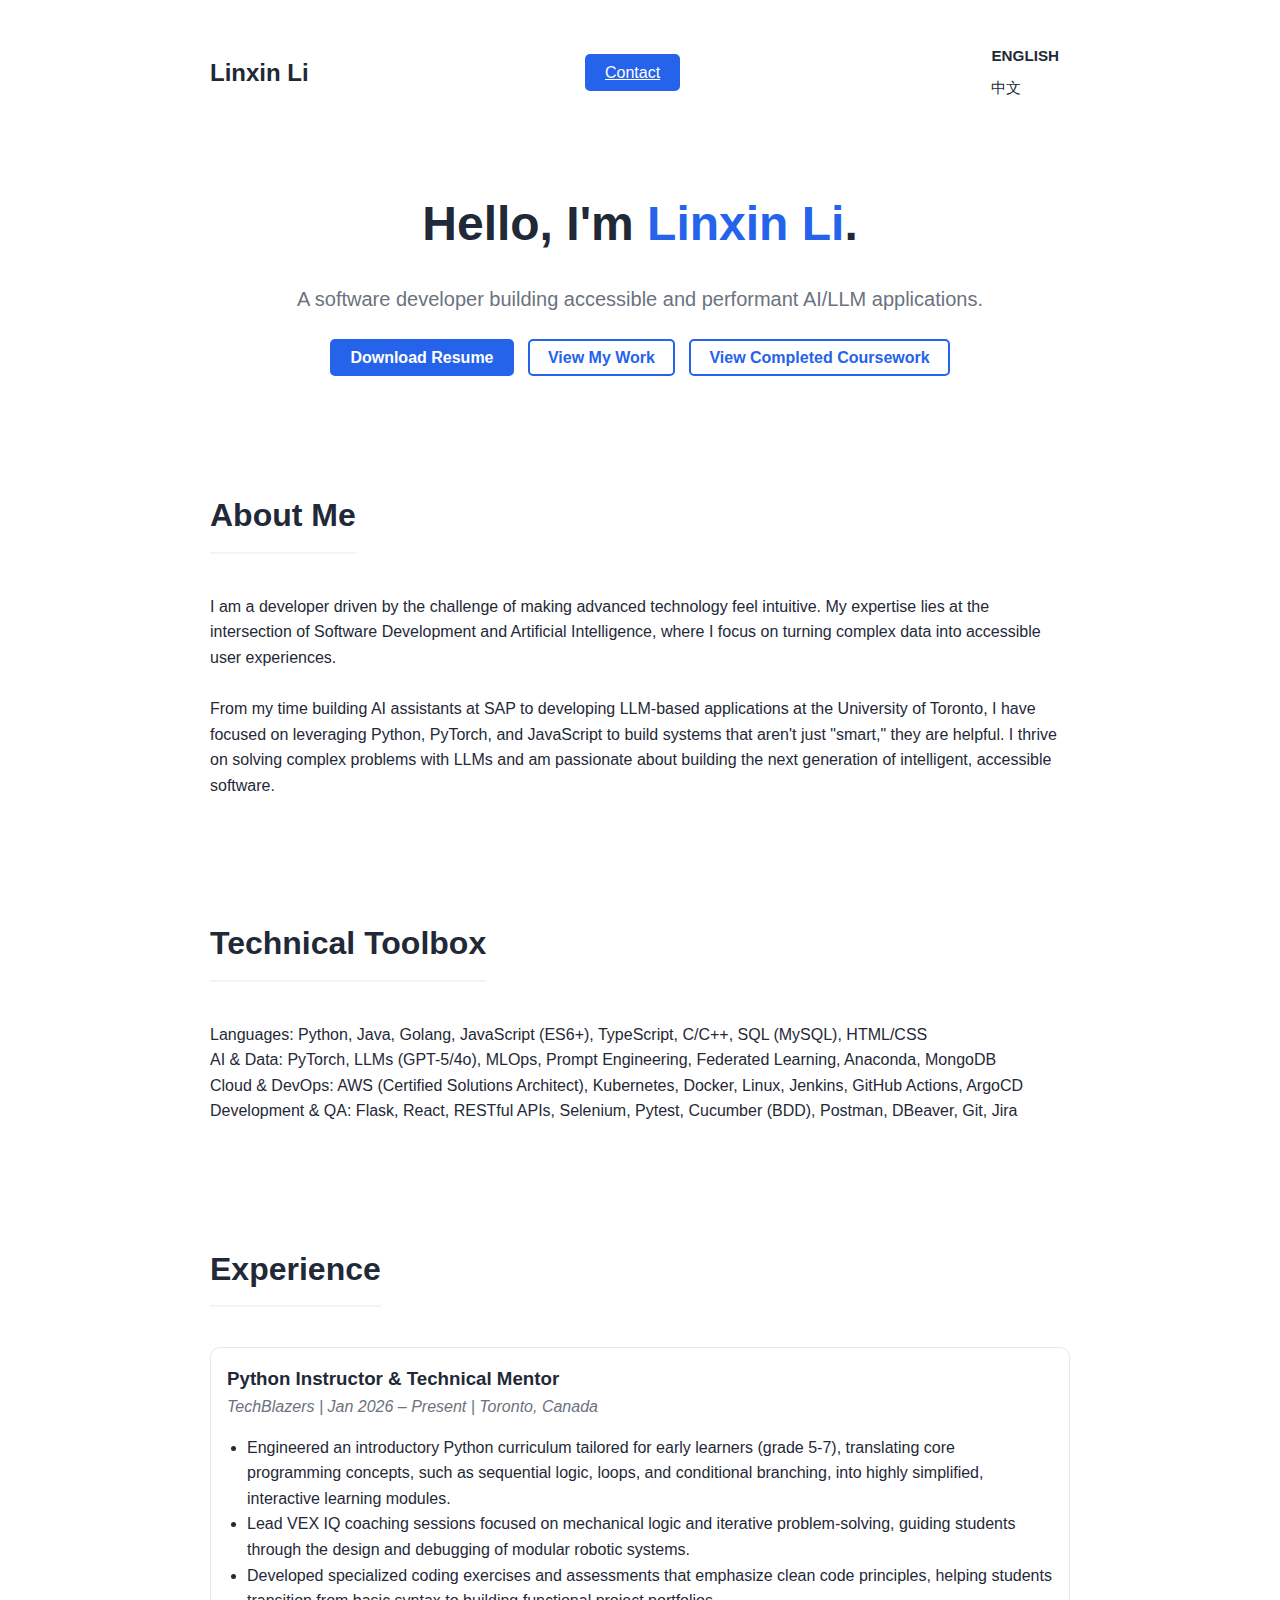
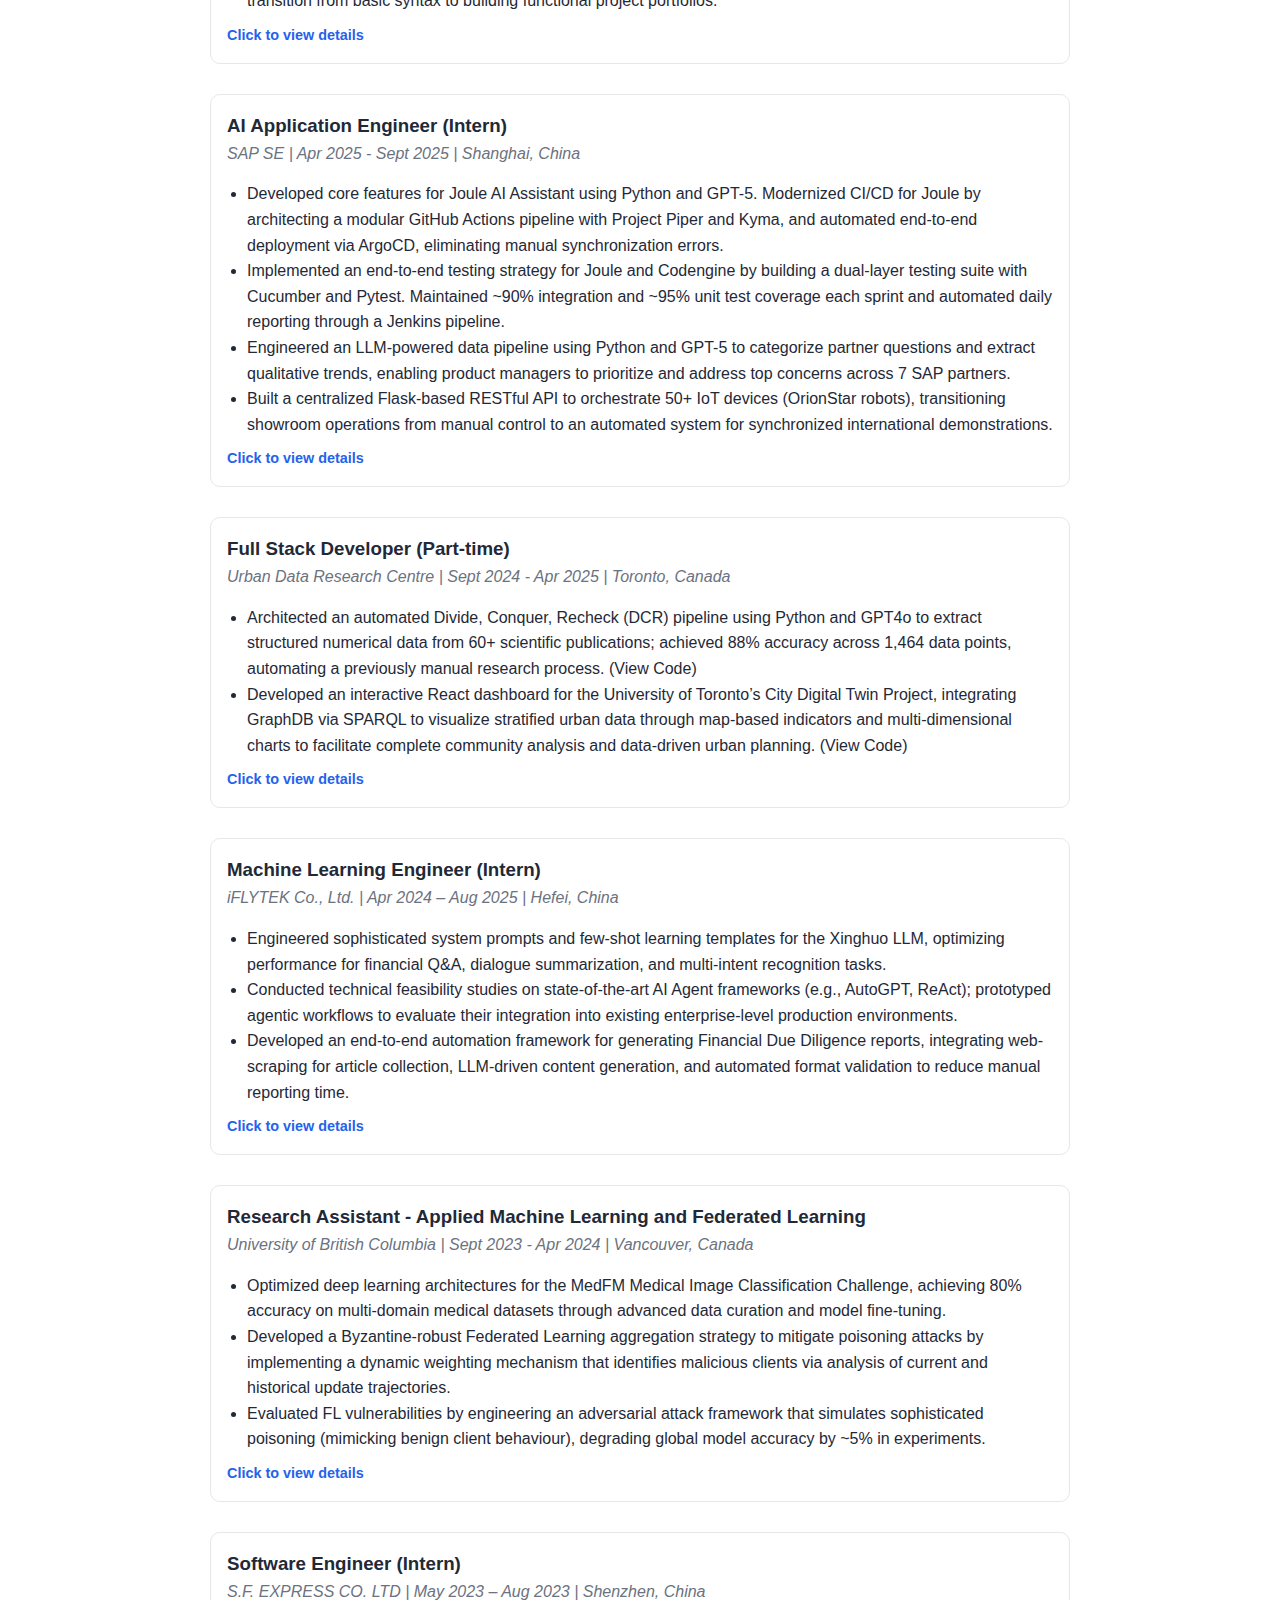
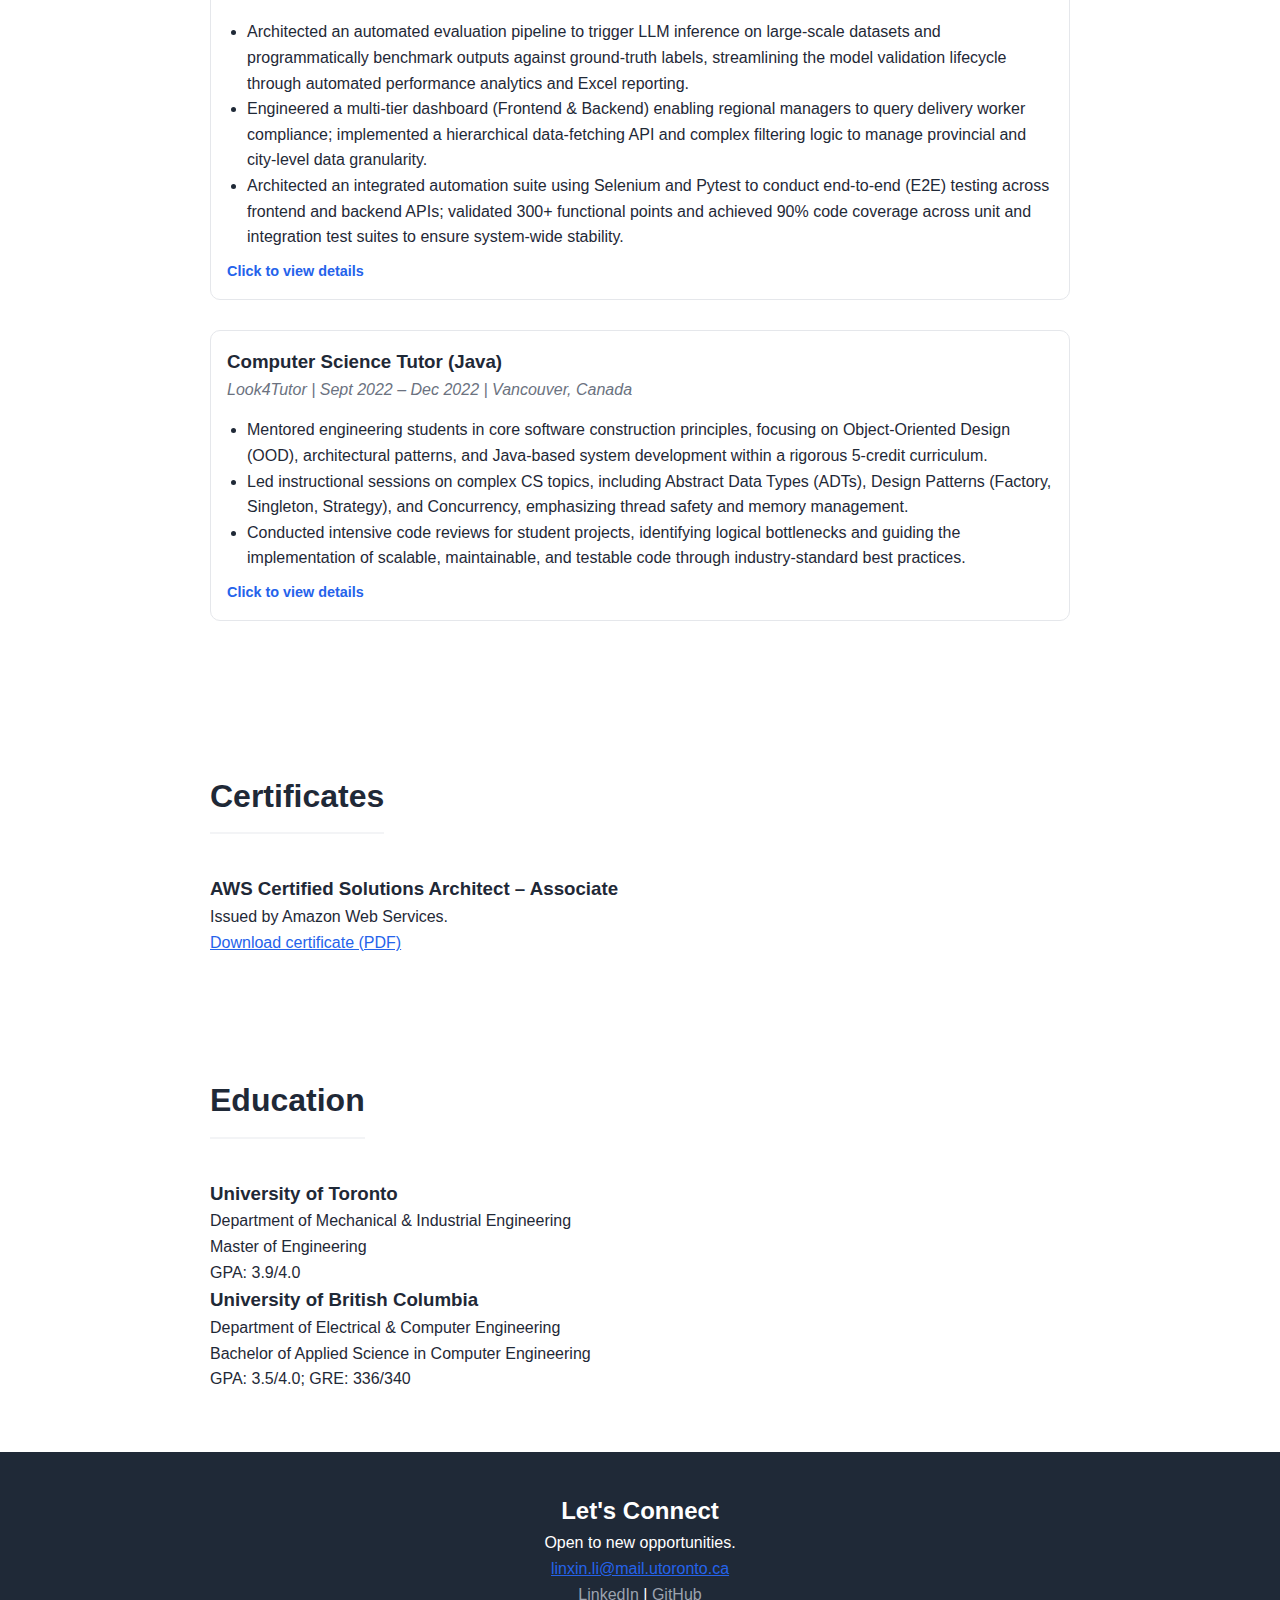
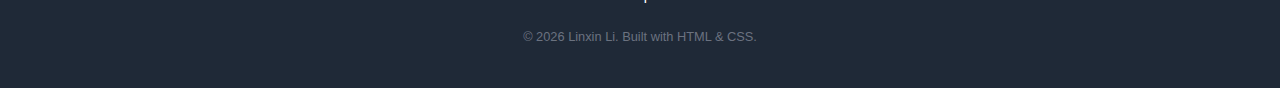
<file: index.html>
<!DOCTYPE html>
<html lang="en">
<head>
    <meta charset="UTF-8">
    <meta name="viewport" content="width=device-width, initial-scale=1.0">
    <title data-i18n="title">Linxin's Resume</title>
    <link rel="stylesheet" href="style.css">
    <style>
        /* small inline style for language toggle */
        .lang-toggle { background: transparent; border: 1px solid rgba(255,255,255,0.15); color: inherit; padding: 6px 10px; border-radius:6px; cursor:pointer; font-size:0.95rem; }
        .lang-toggle.active { font-weight:700; }
    </style>
    </head>
<body>

    <header>
        <div class="container">
            <nav>
                <div class="logo">Linxin Li</div>
                <ul class="nav-links">
                    <!-- <li><a href="#about">About</a></li> -->
                    <!-- <li><a href="#experience">Experience</a></li> -->
                    <!-- <li><a href="courses.html" data-i18n="nav.courses">Courses</a></li> -->
                    <!-- <li><a href="#projects">Projects</a></li> -->
                    <li><a href="#contact" class="btn-primary" data-i18n="nav.contact">Contact</a></li>
                </ul>
                <!-- Language toggle -->
                <div style="margin-left:12px;">
                    <button id="lang-en" class="lang-toggle" aria-label="English">ENGLISH</button>
                    <button id="lang-zh" class="lang-toggle" aria-label="中文">中文</button>
                </div>
            </nav>
            <div class="hero-content">
                <h1 data-i18n="hero.title">Hello, I'm <span class="highlight">Linxin Li</span>.</h1>
                <p class="tagline" data-i18n="hero.tagline">A Software Developer building accessible and performant AI/LLM applications.</p>
                <div class="cta-group">
                    <a id="resume-link" href="files/linxinLi_Resume_en.pdf" class="btn-primary" target="_blank" data-i18n="cta.resume" download="linxinLi_Resume_en.pdf">Download Resume</a>
                    <a href="https://github.com/HizanLi?tab=repositories" class="btn-secondary" target="_blank" rel="noopener noreferrer" data-i18n="cta.work">View My Work</a>
                    <a href="courses.html" class="btn-secondary" data-i18n="cta.course">View My Course</a>
                </div>
            </div>
        </div>
    </header>

    <section id="about">
        <div class="container">
            <h2 data-i18n="about.heading">About Me</h2>
            <p data-i18n="about.p1">I am a developer driven by the challenge of making advanced technology feel intuitive. My expertise lies at the intersection of Software Development and Artificial Intelligence, where I focus on turning complex data into accessible user experiences.</p>
            <br />
            <p data-i18n="about.p2">From my time building AI assistants at SAP to developing LLM-based applications at the University of Toronto, I have focused on leveraging Python, PyTorch, and JavaScript to build systems that aren't just "smart," they are helpful. I thrive on solving complex problems with LLMs and am passionate about building the next generation of intelligent, accessible software.</p>
        </div>
    </section>


    <section id="skills">
        <div class="container">
            <h2 data-i18n="skills.heading">Technical Toolbox</h2>
            <div class="skills-list">
                <div class="skill-row">
                    <span class="skill-label" data-i18n="skills.languages"><strong>Languages:</strong></span>
                    <span class="skill-values" data-i18n="skills.languages.values">Python, Java, Golang, JavaScript (ES6+), TypeScript, C/C++, SQL (MySQL), HTML/CSS</span>
                </div>
                
                <div class="skill-row">
                    <span class="skill-label" data-i18n="skills.ai"><strong>AI & Data:</strong></span>
                    <span class="skill-values" data-i18n="skills.ai.values">PyTorch, LLMs (GPT-5/4o), MLOps, Prompt Engineering, Federated Learning, Anaconda, MongoDB</span>
                </div>

                <div class="skill-row">
                    <span class="skill-label" data-i18n="skills.cloud"><strong>Cloud & DevOps:</strong></span>
                    <span class="skill-values" data-i18n="skills.cloud.values">AWS (Certified Solutions Architect), Kubernetes, Docker, Linux, Jenkins, GitHub Actions, ArgoCD</span>
                </div>

                <div class="skill-row">
                    <span class="skill-label" data-i18n="skills.dev"><strong>Development & QA:</strong></span>
                    <span class="skill-values" data-i18n="skills.dev.values">Flask, React, RESTful APIs, Selenium, Pytest, Cucumber (BDD), Postman, DBeaver, Git, Jira</span>
                </div>
            </div>
        </div>
    </section>

    <section id="experience">
        <div class="container">
            <h2 data-i18n="experience.heading">Experience</h2>
            <div id="experience-list">
                <!-- Experience entries will be injected here from outlines/experience_en.json or experience_zh.json -->
            </div>
        </div>
    </section>

    <div id="experience-modal" class="modal-overlay" aria-hidden="true">
        <div class="modal-card" role="dialog" aria-modal="true" aria-labelledby="modal-title">
            <button id="modal-close" class="modal-close" aria-label="Close">&times;</button>
            <h3 id="modal-title"></h3>
            <p id="modal-meta" class="modal-meta"></p>
            <p id="modal-detail" class="modal-detail"></p>
            <ul id="modal-bullets" class="modal-bullets"></ul>
        </div>
    </div>

    <section id="certificates">
        <div class="container">
            <h2 data-i18n="certs.heading">Certificates</h2>
            <div class="cert-card">
                <h3>AWS Certified Solutions Architect &ndash; Associate</h3>
                <p>Issued by Amazon Web Services.</p>
                <p>
                    <a href="certificate/aws/AWS_Certified_Solutions_Architect_Associate.pdf" target="_blank" download>
                        Download certificate (PDF)
                    </a>
                </p>
            </div>
        </div>
    </section>


    <section id="education">
        <div class="container">
            <h2 data-i18n="education.heading">Education</h2>
            <div id="education-list">
                <!-- Education entries will be injected here from outlines/education.json -->
            </div>
        </div>
    </section>

    <footer id="contact">
        <div class="container">
            <h2 data-i18n="contact.heading">Let's Connect</h2>
            <p data-i18n="contact.p">Open to new opportunities.</p>
            <p><a href="mailto:email@example.com">linxin.li@mail.utoronto.ca</a></p>
            <div class="socials">
                <a href="https://www.linkedin.com/in/linxin-li-53571a269/">LinkedIn</a> | <a href="https://github.com/HizanLi">GitHub</a>
            </div>
            <p class="copyright" data-i18n="footer.copy">&copy; 2026 Linxin Li. Built with HTML & CSS.</p>
        </div>
    </footer>

    <script>
        (function(){
            // Minimal i18n support: translations map and DOM replacement by data-i18n keys
            const i18n = {
                en: {
                    "title": "Linxin's Resume",
                    "nav.courses": "Courses Taken",
                    "nav.contact": "Contact",
                    "hero.title": "Hello, I'm <span class=\"highlight\">Linxin Li</span>.",
                    "hero.tagline": "A software developer building accessible and performant AI/LLM applications.",
                    "cta.resume": "Download Resume",
                    "cta.work": "View My Work",
                    "cta.course": "View Completed Coursework",
                    "about.heading": "About Me",
                    "about.p1": "I am a developer driven by the challenge of making advanced technology feel intuitive. My expertise lies at the intersection of Software Development and Artificial Intelligence, where I focus on turning complex data into accessible user experiences.",
                    "about.p2": "From my time building AI assistants at SAP to developing LLM-based applications at the University of Toronto, I have focused on leveraging Python, PyTorch, and JavaScript to build systems that aren't just \"smart,\" they are helpful. I thrive on solving complex problems with LLMs and am passionate about building the next generation of intelligent, accessible software.",
                    "skills.heading": "Technical Toolbox",
                    "skills.languages": "Languages:",
                    "skills.languages.values": "Python, Java, Golang, JavaScript (ES6+), TypeScript, C/C++, SQL (MySQL), HTML/CSS",
                    "skills.ai": "AI & Data:",
                    "skills.ai.values": "PyTorch, LLMs (GPT-5/4o), MLOps, Prompt Engineering, Federated Learning, Anaconda, MongoDB",
                    "skills.cloud": "Cloud & DevOps:",
                    "skills.cloud.values": "AWS (Certified Solutions Architect), Kubernetes, Docker, Linux, Jenkins, GitHub Actions, ArgoCD",
                    "skills.dev": "Development & QA:",
                    "skills.dev.values": "Flask, React, RESTful APIs, Selenium, Pytest, Cucumber (BDD), Postman, DBeaver, Git, Jira",
                    "experience.heading": "Experience",
                    "experience.clickHint": "Click to view details",
                    "certs.heading": "Certificates",
                    "education.heading": "Education",
                    "contact.heading": "Let's Connect",
                    "contact.p": "Open to new opportunities.",
                    "footer.copy": "© 2026 Linxin Li. Built with HTML & CSS.",
                    "modal.close": "Close"
                },
                zh: {
                    "title": "林昕 | 软件工程师作品集",
                    "nav.courses": "核心课程",
                    "nav.contact": "联系我",
                    "hero.title": "你好，我是 <span class=\"highlight\">Linxin Li</span>。",
                    "hero.tagline": "软件工程师，专注于构建高性能、易扩展且具备良好体验的 AI/LLM 应用。",
                    "cta.resume": "下载简历",
                    "cta.work": "项目作品",
                    "cta.course": "查看修读课程",
                    "about.heading": "关于我",
                    "about.p1": "我是一名开发者，致力于将前沿技术转化为直观、高效的产品体验。我深耕于软件工程与人工智能的交叉领域，擅长将复杂的数据逻辑转化为无缝的用户交互。",
                    "about.p2": "从在 SAP 研发 AI 助手，到在多伦多大学主导基于 LLM 的应用开发，我利用 Python、PyTorch 和 JavaScript 构建兼具智能化与实用性的系统。我热衷于利用大模型解决复杂问题，并致力于构建下一代智能软件。",
                    "skills.heading": "技术栈",
                    "skills.languages": "编程语言：",
                    "skills.languages.values": "Python, Java, Golang, JavaScript (ES6+), TypeScript, C/C++, SQL, HTML/CSS",
                    "skills.ai": "人工智能与数据：",
                    "skills.ai.values": "PyTorch, LLMs (GPT-5/4o), MLOps, Prompt Engineering, Federated Learning, MongoDB",
                    "skills.cloud": "云原生与运维：",
                    "skills.cloud.values": "AWS (认证解决方案架构师), Kubernetes, Docker, Linux, Jenkins, GitHub Actions, ArgoCD",
                    "skills.dev": "架构与工具：",
                    "skills.dev.values": "Flask, React, RESTful APIs, Selenium, Pytest, BDD (Cucumber), Postman, Git, Jira",
                    "experience.heading": "工作经历",
                    "experience.clickHint": "点击查看详情",
                    "certs.heading": "专业证书",
                    "education.heading": "教育背景",
                    "contact.heading": "建立联系",
                    "contact.p": "我目前对新的职业机遇持开放态度，无论是有趣的项目合作还是行业交流，都欢迎联系我。",
                    "footer.copy": "© 2026 Linxin Li. 基于 HTML & CSS 构建.",
                    "modal.close": "关闭"
                }
            };

            function openExperienceModal(job, lang){
                const modal = document.getElementById('experience-modal');
                const titleEl = document.getElementById('modal-title');
                const metaEl = document.getElementById('modal-meta');
                const detailEl = document.getElementById('modal-detail');
                const bulletsEl = document.getElementById('modal-bullets');
                const closeBtn = document.getElementById('modal-close');
                if(!modal || !titleEl || !metaEl || !detailEl || !bulletsEl || !closeBtn) return;

                const title = job[`title_${lang}`] || job.title_en || '';
                const company = job[`company_${lang}`] || job.company_en || '';
                const period = job[`period_${lang}`] || job.period_en || '';
                const location = job[`location_${lang}`] || job.location_en || '';
                const detail = job[`details_${lang}`] || job.details_en || '';
                const bullets = job[`bullets_${lang}`] || job.bullets_en || [];

                titleEl.innerText = title;
                metaEl.innerText = `${company} | ${period} | ${location}`;
                detailEl.innerText = detail;
                bulletsEl.innerHTML = '';
                bullets.forEach(b => {
                    const li = document.createElement('li');
                    li.innerHTML = b;
                    bulletsEl.appendChild(li);
                });

                closeBtn.setAttribute('aria-label', (i18n[lang] && i18n[lang]['modal.close']) || 'Close');
                modal.classList.add('show');
                modal.setAttribute('aria-hidden', 'false');
                document.body.classList.add('modal-open');
            }

            function closeExperienceModal(){
                const modal = document.getElementById('experience-modal');
                if(!modal) return;
                modal.classList.remove('show');
                modal.setAttribute('aria-hidden', 'true');
                document.body.classList.remove('modal-open');
            }

            function renderExperience(entries, lang){
                const container = document.getElementById('experience-list');
                if(!container) return;
                container.innerHTML = '';
                entries.forEach(job => {
                    const card = document.createElement('div');
                    card.className = 'job-card';

                    const title = job[`title_${lang}`] || job.title_en || '';
                    const company = job[`company_${lang}`] || job.company_en || '';
                    const period = job[`period_${lang}`] || job.period_en || '';
                    const location = job[`location_${lang}`] || job.location_en || '';

                    const h3 = document.createElement('h3');
                    h3.innerText = title;
                    const meta = document.createElement('span');
                    meta.className = 'company';
                    meta.innerText = `${company} | ${period} | ${location}`;

                    const ul = document.createElement('ul');
                    const bullets = job[`bullets_${lang}`] || job.bullets_en || [];
                    bullets.forEach(b => {
                        const li = document.createElement('li');
                        li.innerHTML = b; // allow HTML in bullets
                        ul.appendChild(li);
                    });

                    const hint = document.createElement('p');
                    hint.className = 'click-hint';
                    hint.innerText = (i18n[lang] && i18n[lang]['experience.clickHint']) || 'Click to view details';

                    card.tabIndex = 0;
                    card.setAttribute('role', 'button');
                    card.setAttribute('aria-label', `${title}. ${hint.innerText}`);
                    card.addEventListener('click', () => openExperienceModal(job, lang));
                    card.addEventListener('keydown', (e) => {
                        if(e.key === 'Enter' || e.key === ' '){
                            e.preventDefault();
                            openExperienceModal(job, lang);
                        }
                    });

                    card.appendChild(h3);
                    card.appendChild(meta);
                    card.appendChild(ul);
                    card.appendChild(hint);
                    container.appendChild(card);
                });
            }

            async function loadExperience(lang){
                const path = `files/experience.json`;
                try{
                    const res = await fetch(path);
                    if(!res.ok) throw new Error('fetch failed');
                    const data = await res.json();
                    renderExperience(data, lang);
                }catch(e){
                    console.error('Could not load experience', e);
                    const container = document.getElementById('experience-list');
                    if(container) container.innerHTML = '<p>Unable to load experience.</p>';
                }
            }

            function renderEducation(entries, lang){
                const container = document.getElementById('education-list');
                if(!container) return;
                container.innerHTML = '';
                entries.forEach(item => {
                    const el = document.createElement('div');
                    el.className = 'edu-item';
                    const name = item[`name_${lang}`] || item.name_en || '';
                    const dept = item[`department_${lang}`] || item.department_en || '';
                    const major = item[`major_${lang}`] || item.major_en || '';
                    const gpa = item[`gpa_${lang}`] || item.gpa_en || '';
                    const h3 = document.createElement('h3');
                    h3.innerText = name;
                    const pDept = document.createElement('p');
                    pDept.innerText = dept;
                    const pMajor = document.createElement('p');
                    pMajor.innerText = major;
                    const pGpa = document.createElement('p');
                    pGpa.innerText = gpa;
                    el.appendChild(h3);
                    if(dept) el.appendChild(pDept);
                    if(major) el.appendChild(pMajor);
                    if(gpa) el.appendChild(pGpa);
                    container.appendChild(el);
                });
            }

            async function loadEducation(lang){
                const path = `files/education.json`;
                try{
                    const res = await fetch(path);
                    if(!res.ok) throw new Error('fetch failed');
                    const data = await res.json();
                    renderEducation(data, lang);
                }catch(e){
                    console.error('Could not load education', e);
                    const container = document.getElementById('education-list');
                    if(container) container.innerHTML = '<p>Unable to load education.</p>';
                }
            }

            function applyTranslations(lang){
                const map = i18n[lang] || {};
                document.documentElement.lang = (lang === 'zh') ? 'zh' : 'en';
                document.querySelectorAll('[data-i18n]').forEach(el => {
                    const key = el.getAttribute('data-i18n');
                    const value = map[key];
                    if(typeof value !== 'undefined'){
                        // use innerHTML to allow <span> in strings
                        el.innerHTML = value;
                    }
                });
                // update active button style
                document.getElementById('lang-en').classList.toggle('active', lang === 'en');
                document.getElementById('lang-zh').classList.toggle('active', lang === 'zh');
                localStorage.setItem('site-lang', lang);
                // load experience and education JSON for this language
                const codeLang = lang === 'zh' ? 'zh' : 'en';
                // update resume link to language-specific PDF
                const resumeLink = document.getElementById('resume-link');
                if(resumeLink){
                    const fileName = `linxinLi_Resume_${codeLang}.pdf`;
                    resumeLink.href = `files/${fileName}`;
                    resumeLink.setAttribute('download', fileName);
                }
                loadExperience(codeLang);
                loadEducation(codeLang);
            }

            // wire up buttons
            document.addEventListener('DOMContentLoaded', function(){
                const stored = localStorage.getItem('site-lang');
                const prefer = stored || (navigator.language && navigator.language.startsWith('zh') ? 'zh' : 'en');
                document.getElementById('lang-en').addEventListener('click', ()=> applyTranslations('en'));
                document.getElementById('lang-zh').addEventListener('click', ()=> applyTranslations('zh'));

                const modal = document.getElementById('experience-modal');
                const closeBtn = document.getElementById('modal-close');
                if(closeBtn) closeBtn.addEventListener('click', closeExperienceModal);
                if(modal){
                    modal.addEventListener('click', (e) => {
                        if(e.target === modal) closeExperienceModal();
                    });
                }
                document.addEventListener('keydown', (e) => {
                    if(e.key === 'Escape') closeExperienceModal();
                });

                applyTranslations(prefer);
            });
        })();
    </script>
</body>
</html>
</file>
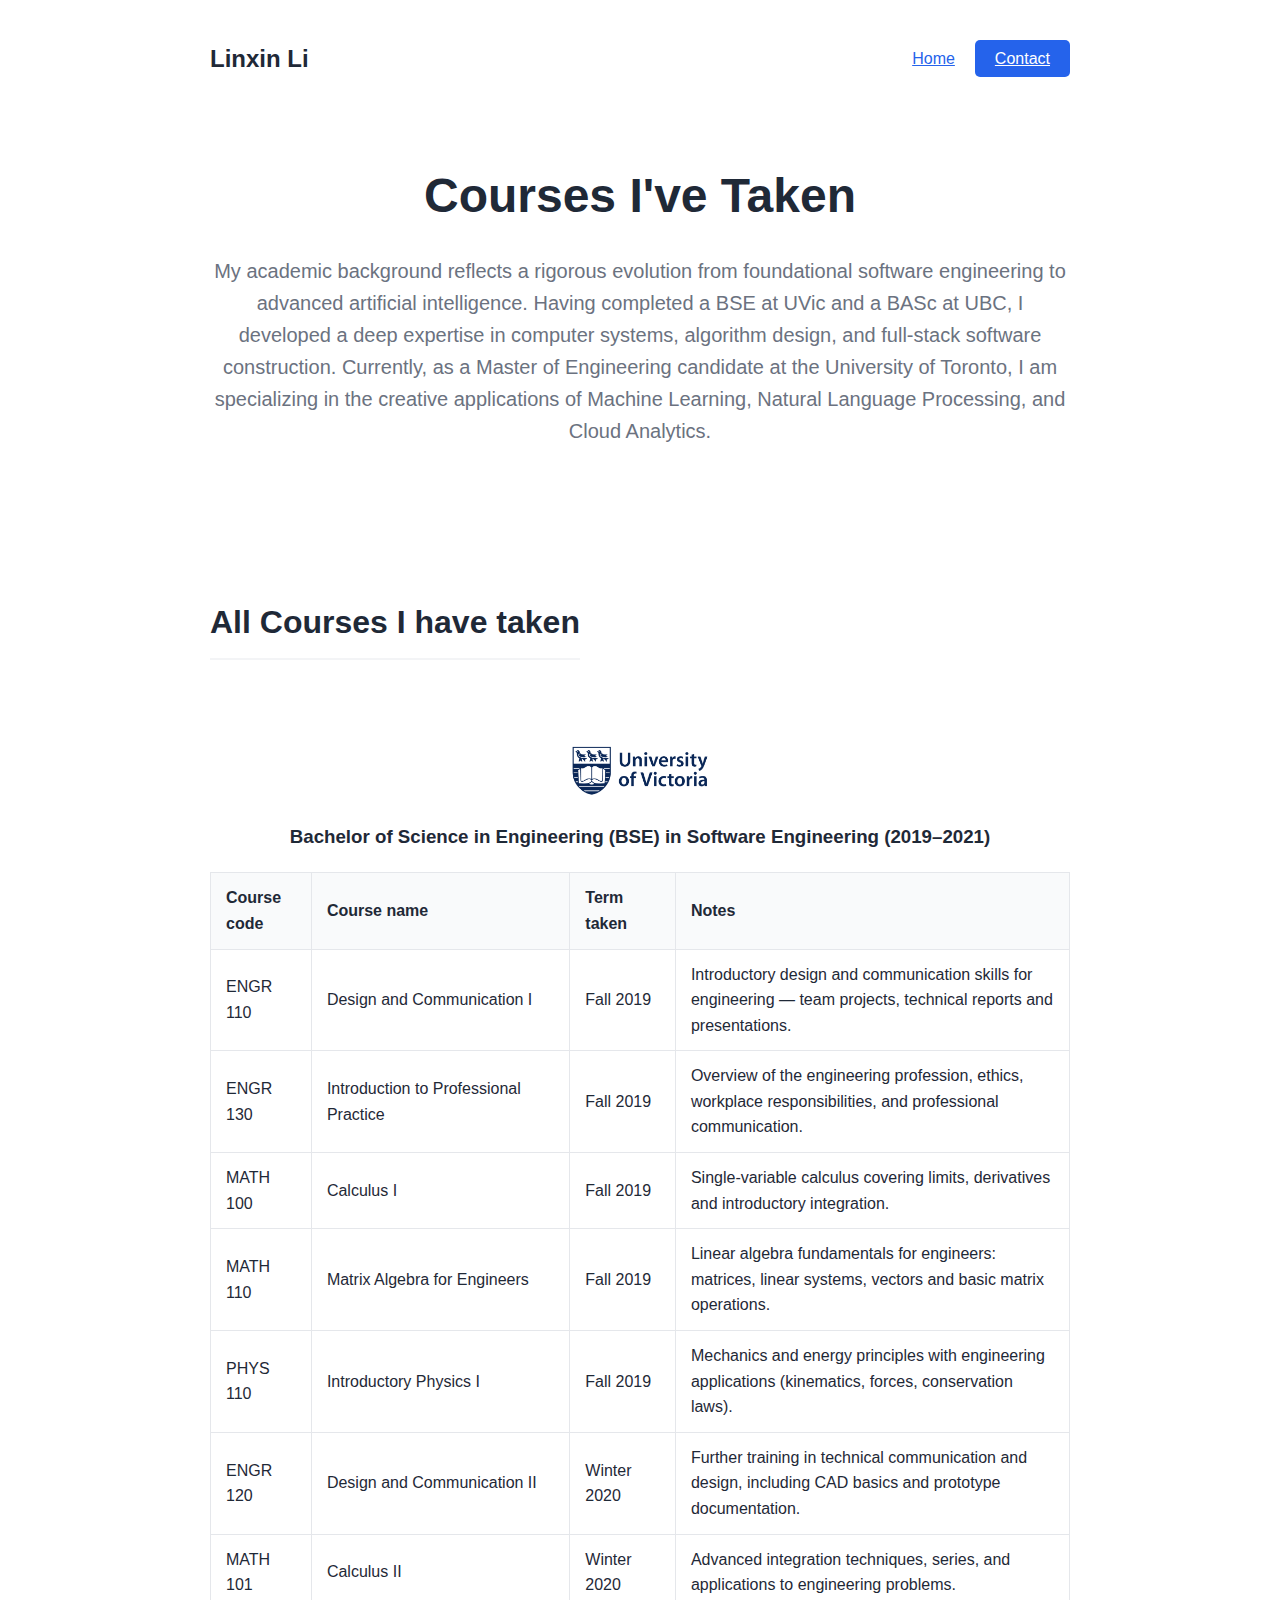
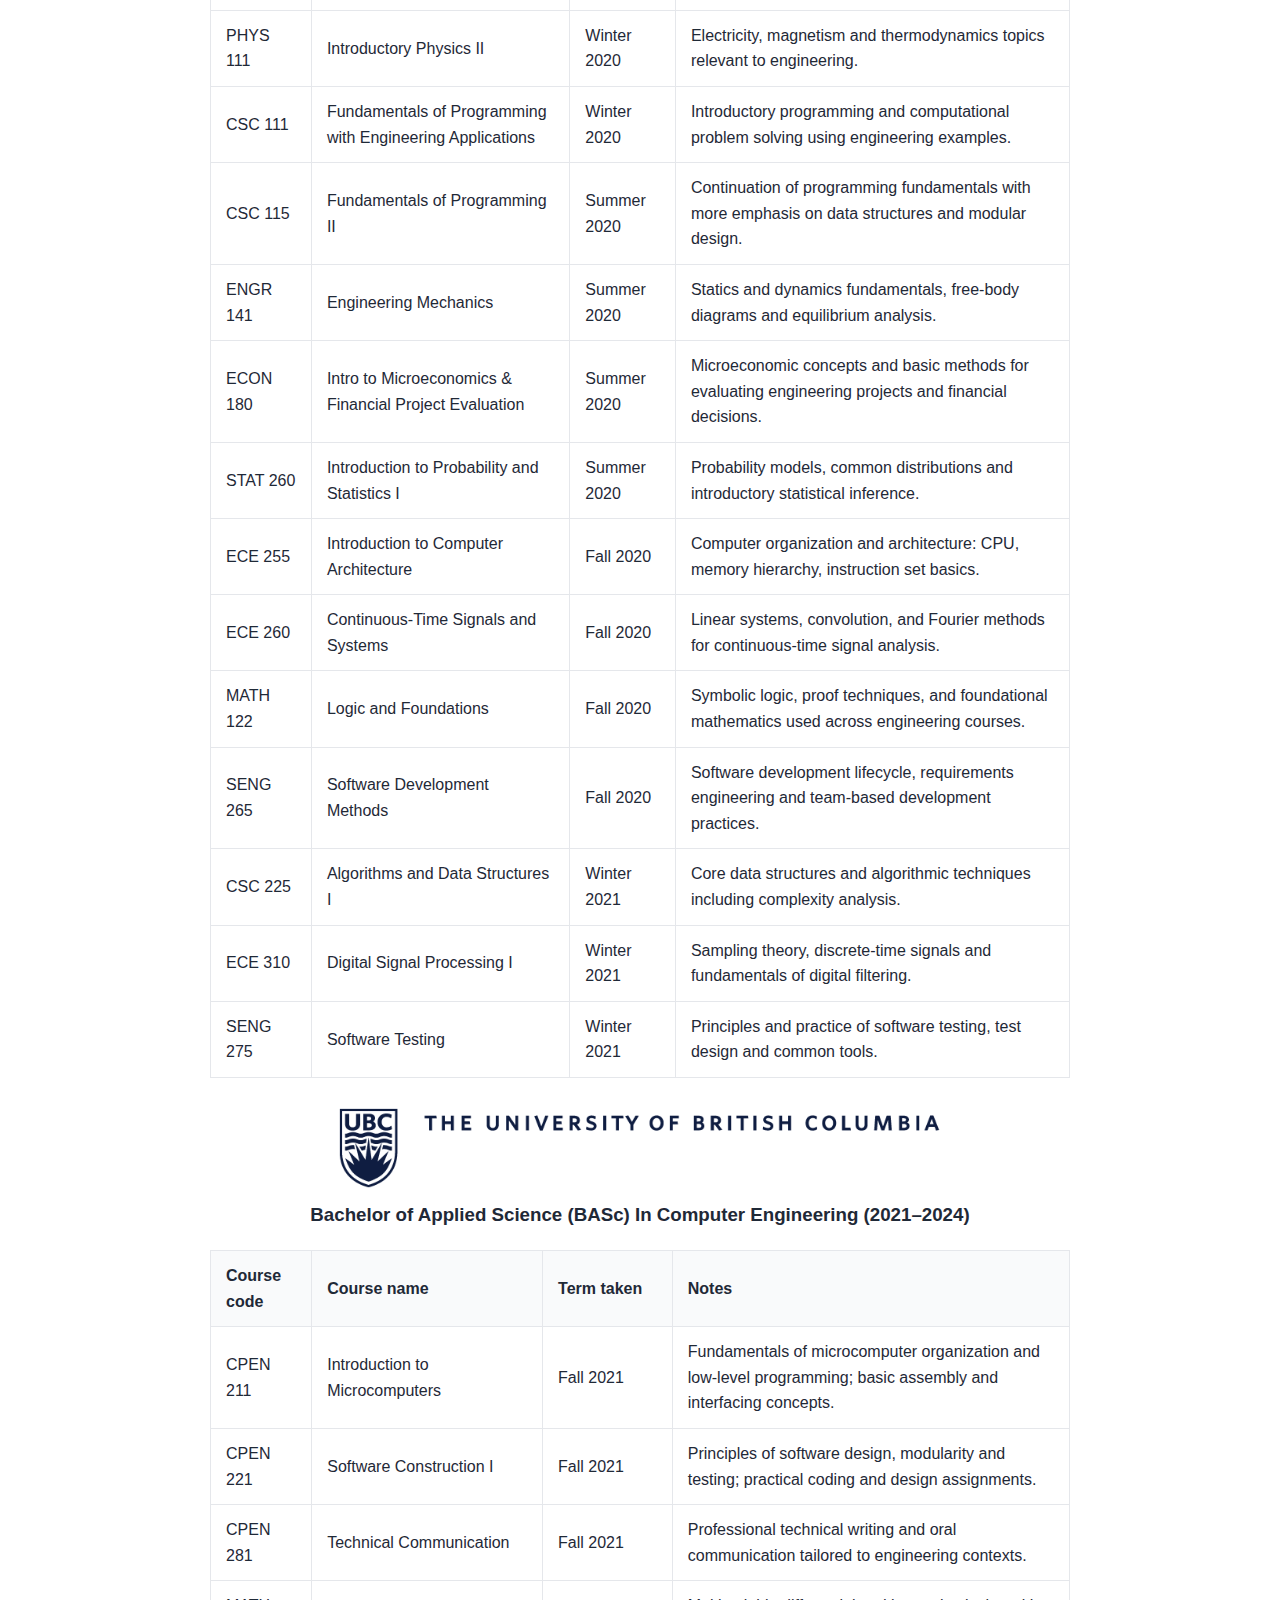
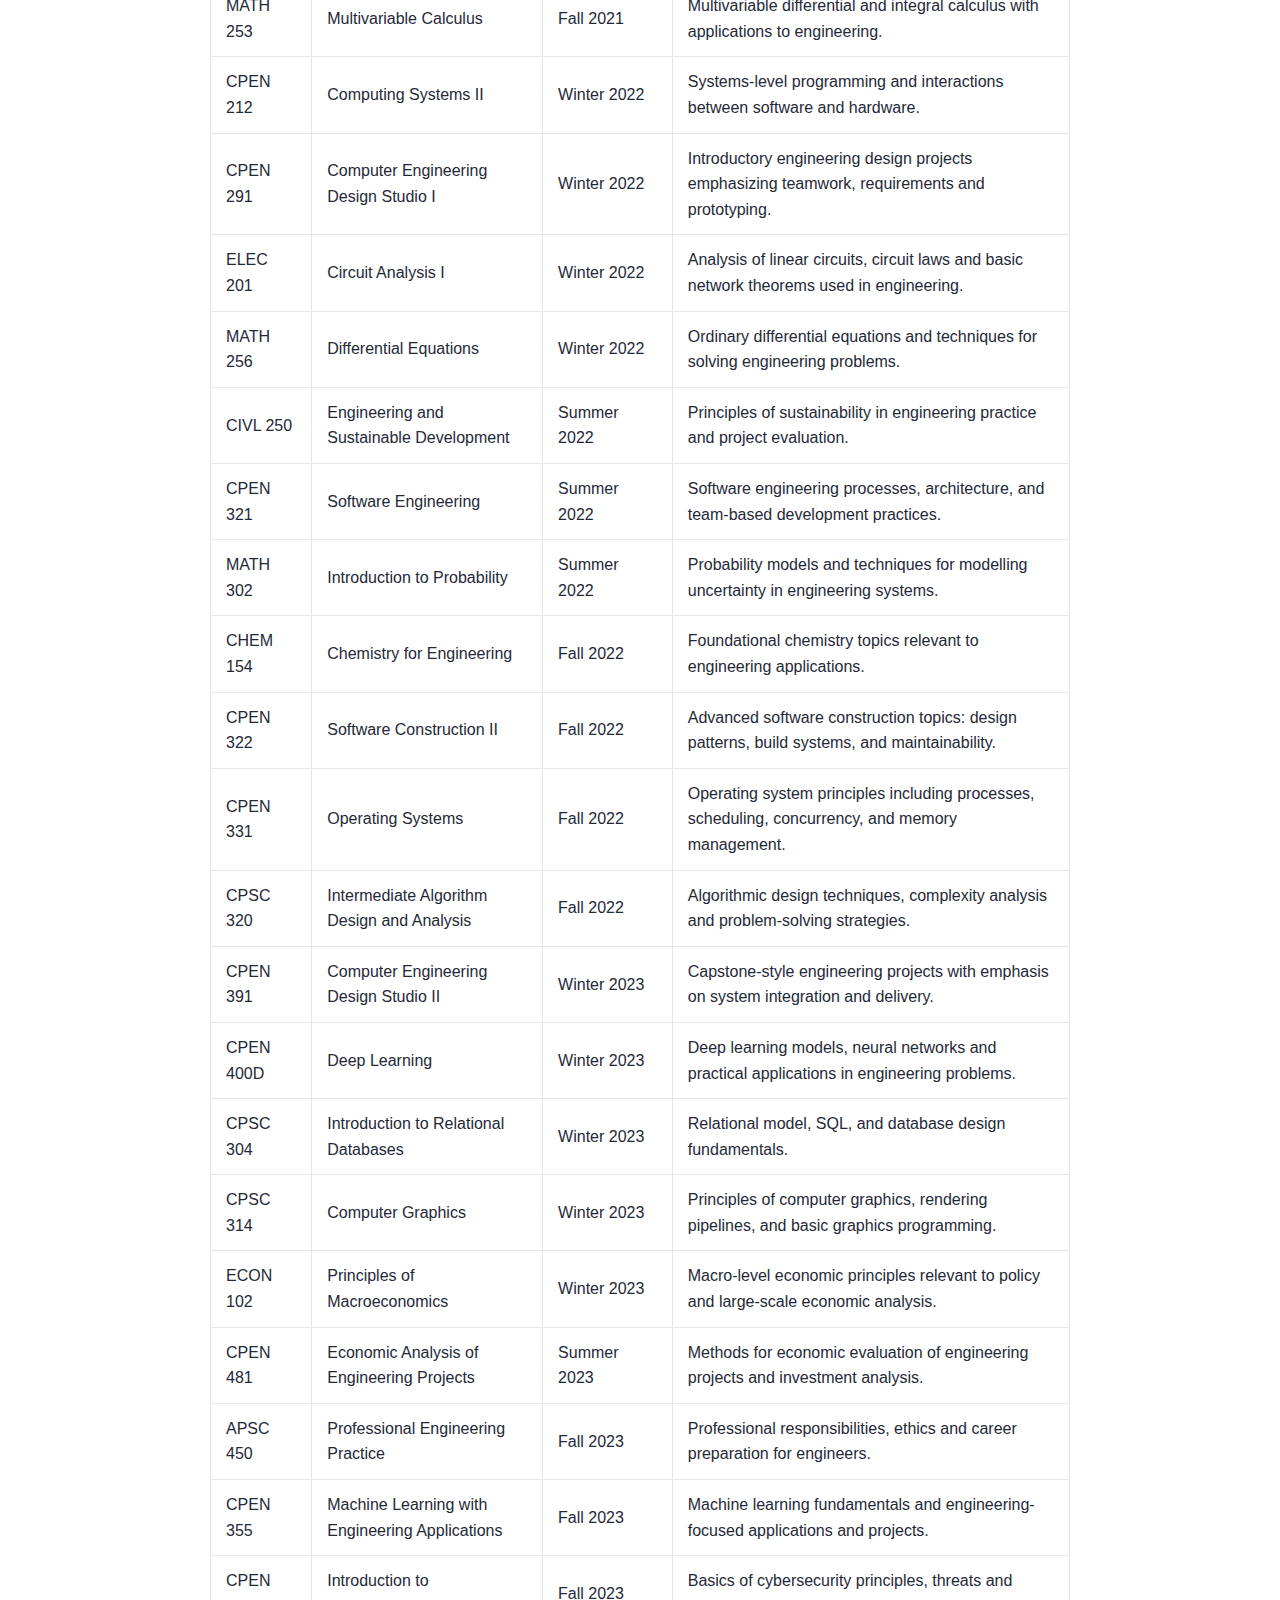
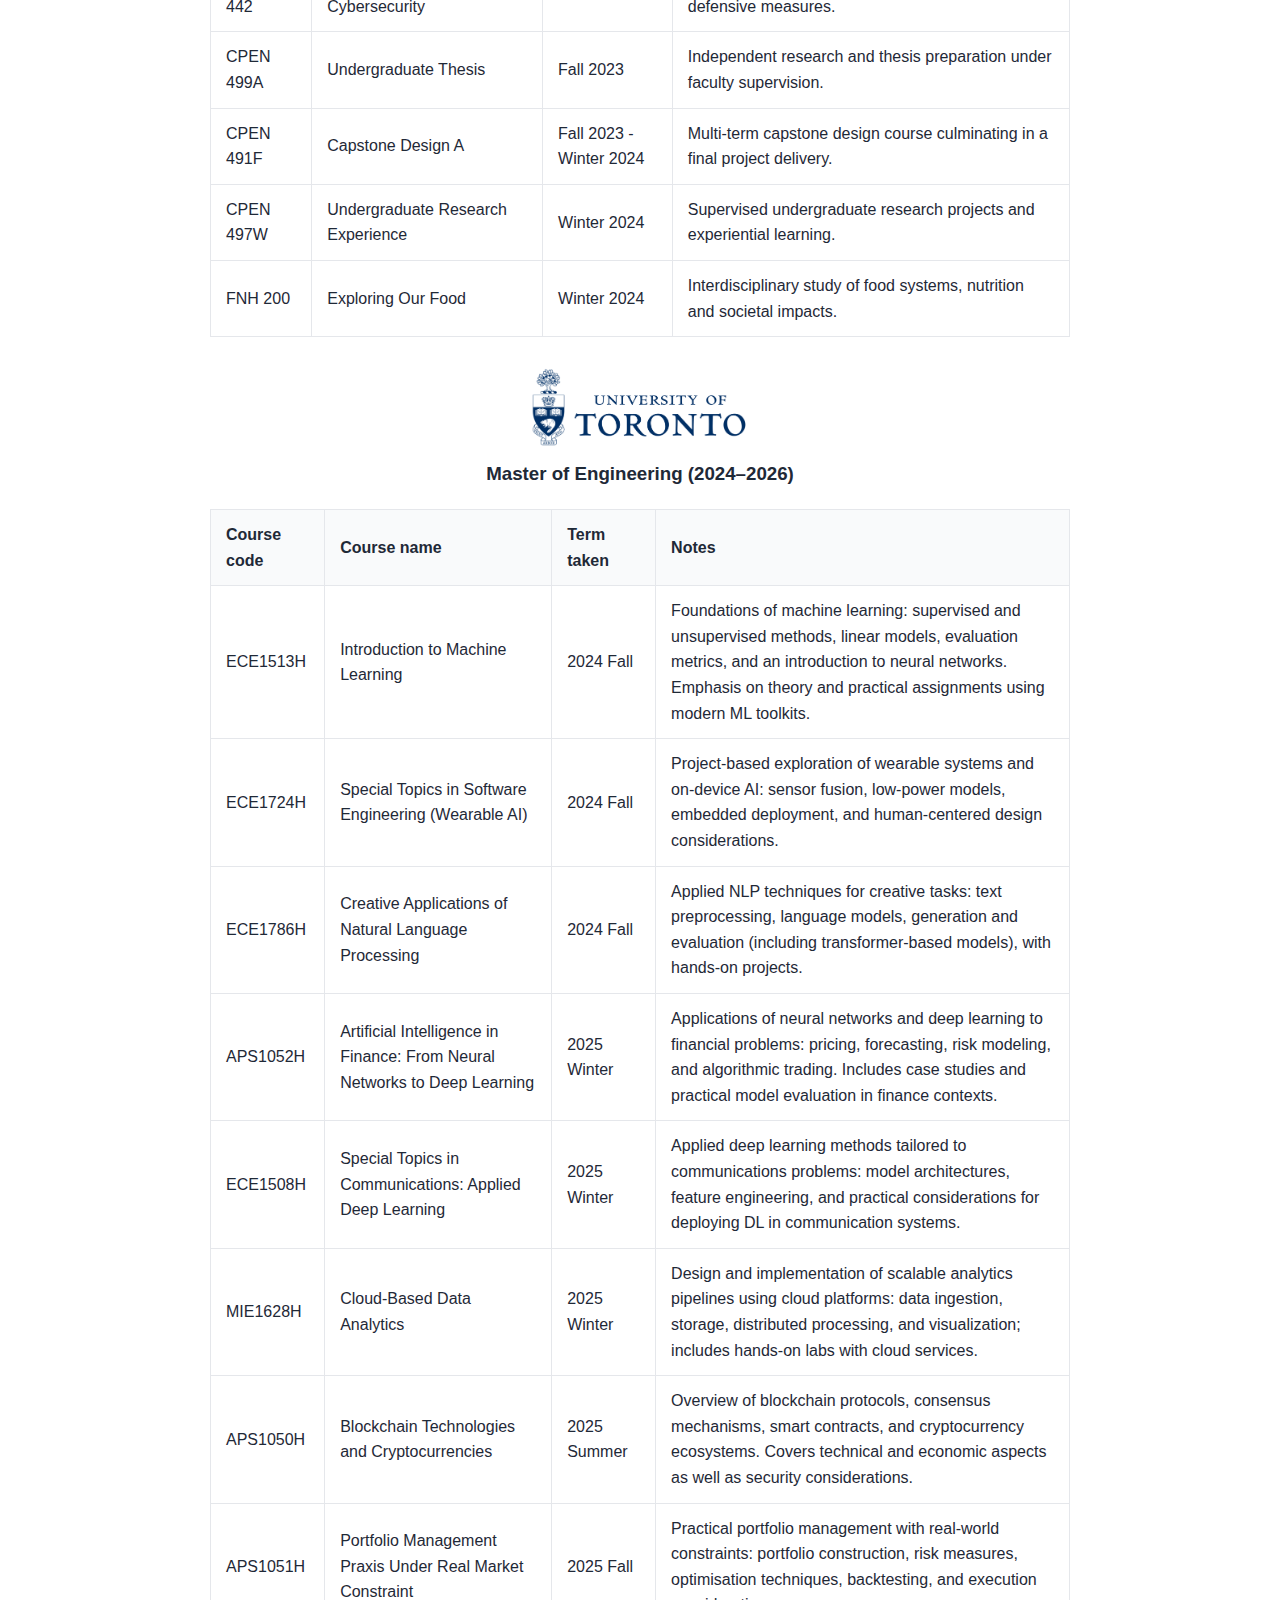
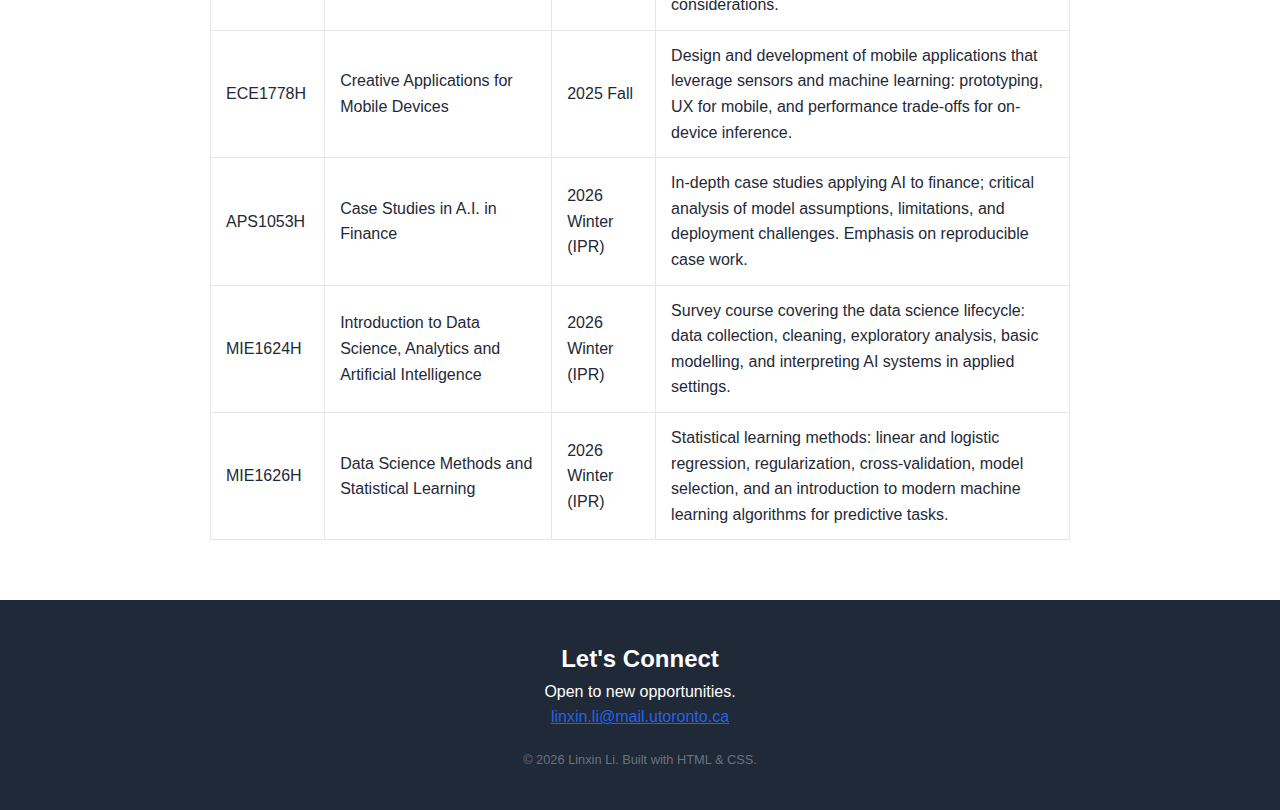
<file: courses.html>
<!DOCTYPE html>
<html lang="en">
<head>
    <meta charset="UTF-8">
    <meta name="viewport" content="width=device-width, initial-scale=1.0">
    <title>Courses — Linxin Li</title>
    <link rel="stylesheet" href="style.css">
    </head>
<body>

    <header>
        <div class="container">
            <nav>
                <div class="logo">Linxin Li</div>
                <ul class="nav-links">
                    <li><a href="index.html">Home</a></li>
                    <li><a href="#contact" class="btn-primary">Contact</a></li>
                </ul>
            </nav>
            <div class="hero-content">
                <h1>Courses I've Taken</h1>
                <p class="tagline">My academic background reflects a rigorous evolution from foundational software engineering to advanced artificial intelligence. Having completed a BSE at UVic and a BASc at UBC, I developed a deep expertise in computer systems, algorithm design, and full-stack software construction. Currently, as a Master of Engineering candidate at the University of Toronto, I am specializing in the creative applications of Machine Learning, Natural Language Processing, and Cloud Analytics.</p>
            </div>
        </div>
    </header>

    <section id="courses">
        <div class="container">
            <h2>All Courses I have taken</h2>

            <div class="inst-heading">
                <img src="logos/UVIC.webp" alt="University of Victoria logo" class="uni-logo">
                <h3> Bachelor of Science in Engineering (BSE) in Software Engineering (2019–2021)</h3>
            </div>
            <table class="courses-table">
                <thead>
                    <tr>
                        <th>Course code</th>
                        <th>Course name</th>
                        <th>Term taken</th>
                        <th>Notes</th>
                    </tr>
                </thead>
                <tbody>
                    <tr><td>ENGR 110</td><td>Design and Communication I</td><td>Fall 2019</td><td>Introductory design and communication skills for engineering — team projects, technical reports and presentations.</td></tr>
                    <tr><td>ENGR 130</td><td>Introduction to Professional Practice</td><td>Fall 2019</td><td>Overview of the engineering profession, ethics, workplace responsibilities, and professional communication.</td></tr>
                    <tr><td>MATH 100</td><td>Calculus I</td><td>Fall 2019</td><td>Single-variable calculus covering limits, derivatives and introductory integration.</td></tr>
                    <tr><td>MATH 110</td><td>Matrix Algebra for Engineers</td><td>Fall 2019</td><td>Linear algebra fundamentals for engineers: matrices, linear systems, vectors and basic matrix operations.</td></tr>
                    <tr><td>PHYS 110</td><td>Introductory Physics I</td><td>Fall 2019</td><td>Mechanics and energy principles with engineering applications (kinematics, forces, conservation laws).</td></tr>
                    <tr><td>ENGR 120</td><td>Design and Communication II</td><td>Winter 2020</td><td>Further training in technical communication and design, including CAD basics and prototype documentation.</td></tr>
                    <tr><td>MATH 101</td><td>Calculus II</td><td>Winter 2020</td><td>Advanced integration techniques, series, and applications to engineering problems.</td></tr>
                    <tr><td>PHYS 111</td><td>Introductory Physics II</td><td>Winter 2020</td><td>Electricity, magnetism and thermodynamics topics relevant to engineering.</td></tr>
                    <tr><td>CSC 111</td><td>Fundamentals of Programming with Engineering Applications</td><td>Winter 2020</td><td>Introductory programming and computational problem solving using engineering examples.</td></tr>
                    <tr><td>CSC 115</td><td>Fundamentals of Programming II</td><td>Summer 2020</td><td>Continuation of programming fundamentals with more emphasis on data structures and modular design.</td></tr>
                    <tr><td>ENGR 141</td><td>Engineering Mechanics</td><td>Summer 2020</td><td>Statics and dynamics fundamentals, free-body diagrams and equilibrium analysis.</td></tr>
                    <tr><td>ECON 180</td><td>Intro to Microeconomics &amp; Financial Project Evaluation</td><td>Summer 2020</td><td>Microeconomic concepts and basic methods for evaluating engineering projects and financial decisions.</td></tr>
                    <tr><td>STAT 260</td><td>Introduction to Probability and Statistics I</td><td>Summer 2020</td><td>Probability models, common distributions and introductory statistical inference.</td></tr>
                    <tr><td>ECE 255</td><td>Introduction to Computer Architecture</td><td>Fall 2020</td><td>Computer organization and architecture: CPU, memory hierarchy, instruction set basics.</td></tr>
                    <tr><td>ECE 260</td><td>Continuous-Time Signals and Systems</td><td>Fall 2020</td><td>Linear systems, convolution, and Fourier methods for continuous-time signal analysis.</td></tr>
                    <tr><td>MATH 122</td><td>Logic and Foundations</td><td>Fall 2020</td><td>Symbolic logic, proof techniques, and foundational mathematics used across engineering courses.</td></tr>
                    <tr><td>SENG 265</td><td>Software Development Methods</td><td>Fall 2020</td><td>Software development lifecycle, requirements engineering and team-based development practices.</td></tr>
                    <tr><td>CSC 225</td><td>Algorithms and Data Structures I</td><td>Winter 2021</td><td>Core data structures and algorithmic techniques including complexity analysis.</td></tr>
                    <tr><td>ECE 310</td><td>Digital Signal Processing I</td><td>Winter 2021</td><td>Sampling theory, discrete-time signals and fundamentals of digital filtering.</td></tr>
                    <tr><td>SENG 275</td><td>Software Testing</td><td>Winter 2021</td><td>Principles and practice of software testing, test design and common tools.</td></tr>
                </tbody>
            </table>

            <div class="inst-heading">
                <img src="logos/UBC.png" alt="University of British Columbia logo" class="uni-logo">
                <h3>Bachelor of Applied Science (BASc) In Computer Engineering (2021–2024)</h3>
            </div>
            <table class="courses-table">
                <thead>
                    <tr>
                        <th>Course code</th>
                        <th>Course name</th>
                        <th>Term taken</th>
                        <th>Notes</th>
                    </tr>
                </thead>
                <tbody>
                    <tr><td>CPEN 211</td><td>Introduction to Microcomputers</td><td>Fall 2021</td><td>Fundamentals of microcomputer organization and low-level programming; basic assembly and interfacing concepts.</td></tr>
                    <tr><td>CPEN 221</td><td>Software Construction I</td><td>Fall 2021</td><td>Principles of software design, modularity and testing; practical coding and design assignments.</td></tr>
                    <tr><td>CPEN 281</td><td>Technical Communication</td><td>Fall 2021</td><td>Professional technical writing and oral communication tailored to engineering contexts.</td></tr>
                    <tr><td>MATH 253</td><td>Multivariable Calculus</td><td>Fall 2021</td><td>Multivariable differential and integral calculus with applications to engineering.</td></tr>
                    <tr><td>CPEN 212</td><td>Computing Systems II</td><td>Winter 2022</td><td>Systems-level programming and interactions between software and hardware.</td></tr>
                    <tr><td>CPEN 291</td><td>Computer Engineering Design Studio I</td><td>Winter 2022</td><td>Introductory engineering design projects emphasizing teamwork, requirements and prototyping.</td></tr>
                    <tr><td>ELEC 201</td><td>Circuit Analysis I</td><td>Winter 2022</td><td>Analysis of linear circuits, circuit laws and basic network theorems used in engineering.</td></tr>
                    <tr><td>MATH 256</td><td>Differential Equations</td><td>Winter 2022</td><td>Ordinary differential equations and techniques for solving engineering problems.</td></tr>
                    <tr><td>CIVL 250</td><td>Engineering and Sustainable Development</td><td>Summer 2022</td><td>Principles of sustainability in engineering practice and project evaluation.</td></tr>
                    <tr><td>CPEN 321</td><td>Software Engineering</td><td>Summer 2022</td><td>Software engineering processes, architecture, and team-based development practices.</td></tr>
                    <tr><td>MATH 302</td><td>Introduction to Probability</td><td>Summer 2022</td><td>Probability models and techniques for modelling uncertainty in engineering systems.</td></tr>
                    <tr><td>CHEM 154</td><td>Chemistry for Engineering</td><td>Fall 2022</td><td>Foundational chemistry topics relevant to engineering applications.</td></tr>
                    <tr><td>CPEN 322</td><td>Software Construction II</td><td>Fall 2022</td><td>Advanced software construction topics: design patterns, build systems, and maintainability.</td></tr>
                    <tr><td>CPEN 331</td><td>Operating Systems</td><td>Fall 2022</td><td>Operating system principles including processes, scheduling, concurrency, and memory management.</td></tr>
                    <tr><td>CPSC 320</td><td>Intermediate Algorithm Design and Analysis</td><td>Fall 2022</td><td>Algorithmic design techniques, complexity analysis and problem-solving strategies.</td></tr>
                    <tr><td>CPEN 391</td><td>Computer Engineering Design Studio II</td><td>Winter 2023</td><td>Capstone-style engineering projects with emphasis on system integration and delivery.</td></tr>
                    <tr><td>CPEN 400D</td><td>Deep Learning</td><td>Winter 2023</td><td>Deep learning models, neural networks and practical applications in engineering problems.</td></tr>
                    <tr><td>CPSC 304</td><td>Introduction to Relational Databases</td><td>Winter 2023</td><td>Relational model, SQL, and database design fundamentals.</td></tr>
                    <tr><td>CPSC 314</td><td>Computer Graphics</td><td>Winter 2023</td><td>Principles of computer graphics, rendering pipelines, and basic graphics programming.</td></tr>
                    <tr><td>ECON 102</td><td>Principles of Macroeconomics</td><td>Winter 2023</td><td>Macro-level economic principles relevant to policy and large-scale economic analysis.</td></tr>
                    <tr><td>CPEN 481</td><td>Economic Analysis of Engineering Projects</td><td>Summer 2023</td><td>Methods for economic evaluation of engineering projects and investment analysis.</td></tr>
                    <tr><td>APSC 450</td><td>Professional Engineering Practice</td><td>Fall 2023</td><td>Professional responsibilities, ethics and career preparation for engineers.</td></tr>
                    <tr><td>CPEN 355</td><td>Machine Learning with Engineering Applications</td><td>Fall 2023</td><td>Machine learning fundamentals and engineering-focused applications and projects.</td></tr>
                    <tr><td>CPEN 442</td><td>Introduction to Cybersecurity</td><td>Fall 2023</td><td>Basics of cybersecurity principles, threats and defensive measures.</td></tr>
                    <tr><td>CPEN 499A</td><td>Undergraduate Thesis</td><td>Fall 2023</td><td>Independent research and thesis preparation under faculty supervision.</td></tr>
                    <tr><td>CPEN 491F</td><td>Capstone Design A</td><td>Fall 2023 - Winter 2024</td><td>Multi-term capstone design course culminating in a final project delivery.</td></tr>
                    <tr><td>CPEN 497W</td><td>Undergraduate Research Experience</td><td>Winter 2024</td><td>Supervised undergraduate research projects and experiential learning.</td></tr>
                    <tr><td>FNH 200</td><td>Exploring Our Food</td><td>Winter 2024</td><td>Interdisciplinary study of food systems, nutrition and societal impacts.</td></tr>
                </tbody>
            </table>

            <div class="inst-heading">
                <img src="logos/UT.png" alt="University of Toronto logo" class="uni-logo">
                <h3>Master of Engineering (2024–2026)</h3>
            </div>
            <table class="courses-table">
                <thead>
                    <tr>
                        <th>Course code</th>
                        <th>Course name</th>
                        <th>Term taken</th>
                        <th>Notes</th>
                    </tr>
                </thead>
                <tbody>
                    <tr><td>ECE1513H</td><td>Introduction to Machine Learning</td><td>2024 Fall</td><td>Foundations of machine learning: supervised and unsupervised methods, linear models, evaluation metrics, and an introduction to neural networks. Emphasis on theory and practical assignments using modern ML toolkits.</td></tr>
                    <tr><td>ECE1724H</td><td>Special Topics in Software Engineering (Wearable AI)</td><td>2024 Fall</td><td>Project-based exploration of wearable systems and on-device AI: sensor fusion, low-power models, embedded deployment, and human-centered design considerations.</td></tr>
                    <tr><td>ECE1786H</td><td>Creative Applications of Natural Language Processing</td><td>2024 Fall</td><td>Applied NLP techniques for creative tasks: text preprocessing, language models, generation and evaluation (including transformer-based models), with hands-on projects.</td></tr>
                    <tr><td>APS1052H</td><td>Artificial Intelligence in Finance: From Neural Networks to Deep Learning</td><td>2025 Winter</td><td>Applications of neural networks and deep learning to financial problems: pricing, forecasting, risk modeling, and algorithmic trading. Includes case studies and practical model evaluation in finance contexts.</td></tr>
                    <tr><td>ECE1508H</td><td>Special Topics in Communications: Applied Deep Learning</td><td>2025 Winter</td><td>Applied deep learning methods tailored to communications problems: model architectures, feature engineering, and practical considerations for deploying DL in communication systems.</td></tr>
                    <tr><td>MIE1628H</td><td>Cloud-Based Data Analytics</td><td>2025 Winter</td><td>Design and implementation of scalable analytics pipelines using cloud platforms: data ingestion, storage, distributed processing, and visualization; includes hands-on labs with cloud services.</td></tr>
                    <tr><td>APS1050H</td><td>Blockchain Technologies and Cryptocurrencies</td><td>2025 Summer</td><td>Overview of blockchain protocols, consensus mechanisms, smart contracts, and cryptocurrency ecosystems. Covers technical and economic aspects as well as security considerations.</td></tr>
                    <tr><td>APS1051H</td><td>Portfolio Management Praxis Under Real Market Constraint</td><td>2025 Fall</td><td>Practical portfolio management with real-world constraints: portfolio construction, risk measures, optimisation techniques, backtesting, and execution considerations.</td></tr>
                    <tr><td>ECE1778H</td><td>Creative Applications for Mobile Devices</td><td>2025 Fall</td><td>Design and development of mobile applications that leverage sensors and machine learning: prototyping, UX for mobile, and performance trade-offs for on-device inference.</td></tr>
                    <tr><td>APS1053H</td><td>Case Studies in A.I. in Finance</td><td>2026 Winter (IPR)</td><td>In-depth case studies applying AI to finance; critical analysis of model assumptions, limitations, and deployment challenges. Emphasis on reproducible case work.</td></tr>
                    <tr><td>MIE1624H</td><td>Introduction to Data Science, Analytics and Artificial Intelligence</td><td>2026 Winter (IPR)</td><td>Survey course covering the data science lifecycle: data collection, cleaning, exploratory analysis, basic modelling, and interpreting AI systems in applied settings.</td></tr>
                    <tr><td>MIE1626H</td><td>Data Science Methods and Statistical Learning</td><td>2026 Winter (IPR)</td><td>Statistical learning methods: linear and logistic regression, regularization, cross-validation, model selection, and an introduction to modern machine learning algorithms for predictive tasks.</td></tr>
                </tbody>
            </table>


        </div>
    </section>

    <footer id="contact">
        <div class="container">
            <h2>Let's Connect</h2>
            <p>Open to new opportunities.</p>
            <p><a href="mailto:email@example.com">linxin.li@mail.utoronto.ca</a></p>
            <p class="copyright">&copy; 2026 Linxin Li. Built with HTML & CSS.</p>
        </div>
    </footer>

</body>
</html>
</file>
<file: style.css>
/* 1. RESET & VARIABLES */
:root {
    --primary-color: #2563eb; /* Blue */
    --text-dark: #1f2937;
    --text-light: #6b7280;
    --bg-light: #f3f4f6;
    --bg-white: #ffffff;
    --max-width: 900px;
    --font-family: -apple-system, BlinkMacSystemFont, "Segoe UI", Roboto, Helvetica, Arial, sans-serif;
}

* {
    margin: 0;
    padding: 0;
    box-sizing: border-box;
}

body {
    font-family: var(--font-family);
    line-height: 1.6;
    color: var(--text-dark);
}

a { text-decoration: none; color: inherit; }
ul { list-style: none; }

/* 2. UTILITIES */
.container {
    max-width: var(--max-width);
    margin: 0 auto;
    padding: 0 20px;
}

.btn-primary {
    background: var(--primary-color);
    color: white;
    padding: 10px 20px;
    border-radius: 5px;
    font-weight: bold;
}

.btn-secondary {
    border: 2px solid var(--primary-color);
    color: var(--primary-color);
    padding: 8px 18px;
    border-radius: 5px;
    font-weight: bold;
    margin-left: 10px;
}

/* 3. HEADER & NAV */
header {
    padding: 20px 0 60px 0;
    background: var(--bg-white);
}

nav {
    display: flex;
    justify-content: space-between;
    align-items: center;
    padding: 20px 0;
}

.logo { font-size: 1.5rem; font-weight: bold; }

.nav-links { display: flex; gap: 20px; }
.nav-links li a { font-weight: 500; }

.hero-content {
    margin-top: 60px;
    text-align: center;
}

.hero-content h1 {
    font-size: 3rem;
    margin-bottom: 20px;
}

.highlight { color: var(--primary-color); }
.tagline { font-size: 1.25rem; color: var(--text-light); margin-bottom: 30px; }

/* 4. SECTIONS */
section { padding: 60px 0; }

section h2 {
    font-size: 2rem;
    margin-bottom: 40px;
    border-bottom: 2px solid var(--bg-light);
    display: inline-block;
    padding-bottom: 10px;
}

/* 5. EXPERIENCE CARDS */
.job-card {
    background: var(--bg-white);
    margin-bottom: 30px;
    padding: 16px;
    border-radius: 10px;
    border: 1px solid #e5e7eb;
    cursor: pointer;
    transition: box-shadow 0.2s ease, transform 0.2s ease;
}

.job-card:hover,
.job-card:focus {
    transform: translateY(-2px);
    box-shadow: 0 8px 20px rgba(31, 41, 55, 0.08);
    outline: none;
}

.company {
    display: block;
    color: var(--text-light);
    margin-bottom: 15px;
    font-style: italic;
}

.job-card ul { list-style: disc; margin-left: 20px; }

.click-hint {
    margin-top: 10px;
    color: var(--primary-color);
    font-size: 0.9rem;
    font-weight: 600;
}

/* Experience modal */
.modal-overlay {
    position: fixed;
    inset: 0;
    background: rgba(17, 24, 39, 0.6);
    display: none;
    align-items: center;
    justify-content: center;
    z-index: 1000;
    padding: 20px;
}

.modal-overlay.show {
    display: flex;
}

.modal-card {
    width: min(760px, 100%);
    max-height: 85vh;
    overflow-y: auto;
    background: var(--bg-white);
    border-radius: 12px;
    padding: 24px;
    position: relative;
}

.modal-close {
    position: absolute;
    top: 10px;
    right: 12px;
    border: none;
    background: transparent;
    font-size: 1.6rem;
    cursor: pointer;
    color: var(--text-light);
}

.modal-meta {
    color: var(--text-light);
    margin: 8px 0 14px 0;
    font-style: italic;
}

.modal-detail {
    margin: 0 0 14px 0;
    line-height: 1.75;
}

.modal-bullets {
    list-style: disc;
    margin-left: 20px;
    color: var(--text-light);
}

.modal-bullets li {
    margin-bottom: 10px;
}

body.modal-open {
    overflow: hidden;
}

/* 6. PROJECTS GRID */
.project-grid {
    display: grid;
    grid-template-columns: repeat(auto-fit, minmax(300px, 1fr));
    gap: 20px;
}

.project-card {
    background: var(--bg-light);
    padding: 20px;
    border-radius: 8px;
    transition: transform 0.2s;
}

.project-card:hover { transform: translateY(-5px); }
.project-card h3 { margin-bottom: 10px; }
.project-card a { color: var(--primary-color); font-weight: bold; font-size: 0.9rem; }

/* 7. FOOTER */
footer {
    background: var(--text-dark);
    color: white;
    text-align: center;
    padding: 40px 0;
}

footer a { color: #9ca3af; }
.copyright { margin-top: 20px; font-size: 0.8rem; color: #6b7280; }

/* 8. MOBILE RESPONSIVENESS */
@media (max-width: 600px) {
    .nav-links { display: none; } /* Simplified for starter: hides nav on small screens */
    .hero-content h1 { font-size: 2rem; }
    .btn-secondary { display: block; margin: 10px 0 0 0; }
}

p a, li a {
    color: var(--primary-color);
    text-decoration: underline; /* Optional: adds underline to make it obvious */
}

/* Courses page table */
.courses-table {
    width: 100%;
    border-collapse: collapse;
    margin-top: 20px;
    background: var(--bg-white);
}
.courses-table th, .courses-table td {
    padding: 12px 15px;
    border: 1px solid #e5e7eb;
    text-align: left;
}
.courses-table thead th {
    background: #f9fafb;
    font-weight: 600;
}
.courses-table tbody tr:hover { background: #fbfdff; }

/* Institution header with logo */
.inst-heading {
    display: flex;
    flex-direction: column; /* stack logo on top of the degree name */
    align-items: center; /* center logo and heading */
    gap: 8px;
    margin-top: 30px;
    margin-bottom: 10px;
    text-align: center;
}
.inst-heading h3 { margin: 0; }
.uni-logo {
    width: 800px;
    height: 80px; /* fixed square size for logos */
    object-fit: contain; /* preserve aspect ratio */
    display: inline-block;
    margin-bottom: 4px;
}

@media (max-width: 600px) {
    .uni-logo { width: 56px; height: 56px; }
    .inst-heading { align-items: center; text-align: center; }
}

/* Language toggle UI */
.lang-toggle { display: flex; gap: 8px; align-items: center; margin-left: 12px; }
.lang-btn { background: transparent; border: 1px solid var(--primary-color); color: var(--primary-color); padding: 6px 10px; border-radius: 6px; cursor: pointer; font-weight: 600; }
.lang-btn.active { background: var(--primary-color); color: #fff; }

/* Language visibility rules:
   - Elements without a data-lang attribute are language-neutral and always visible.
   - Elements annotated with data-lang="en" or data-lang="zh" will only be shown when the body data-lang matches.
*/
/* removed global selector that hid elements including <body> */
/* Only target elements inside the body (avoid hiding the body itself which has the data-lang attribute).
    This prevents the entire page from being hidden when we set data-lang on the <body>. */
body [data-lang] { display: none !important; }
body[data-lang="en"] [data-lang="en"],
body[data-lang="zh"] [data-lang="zh"] {
    display: initial !important;
}
</file>
